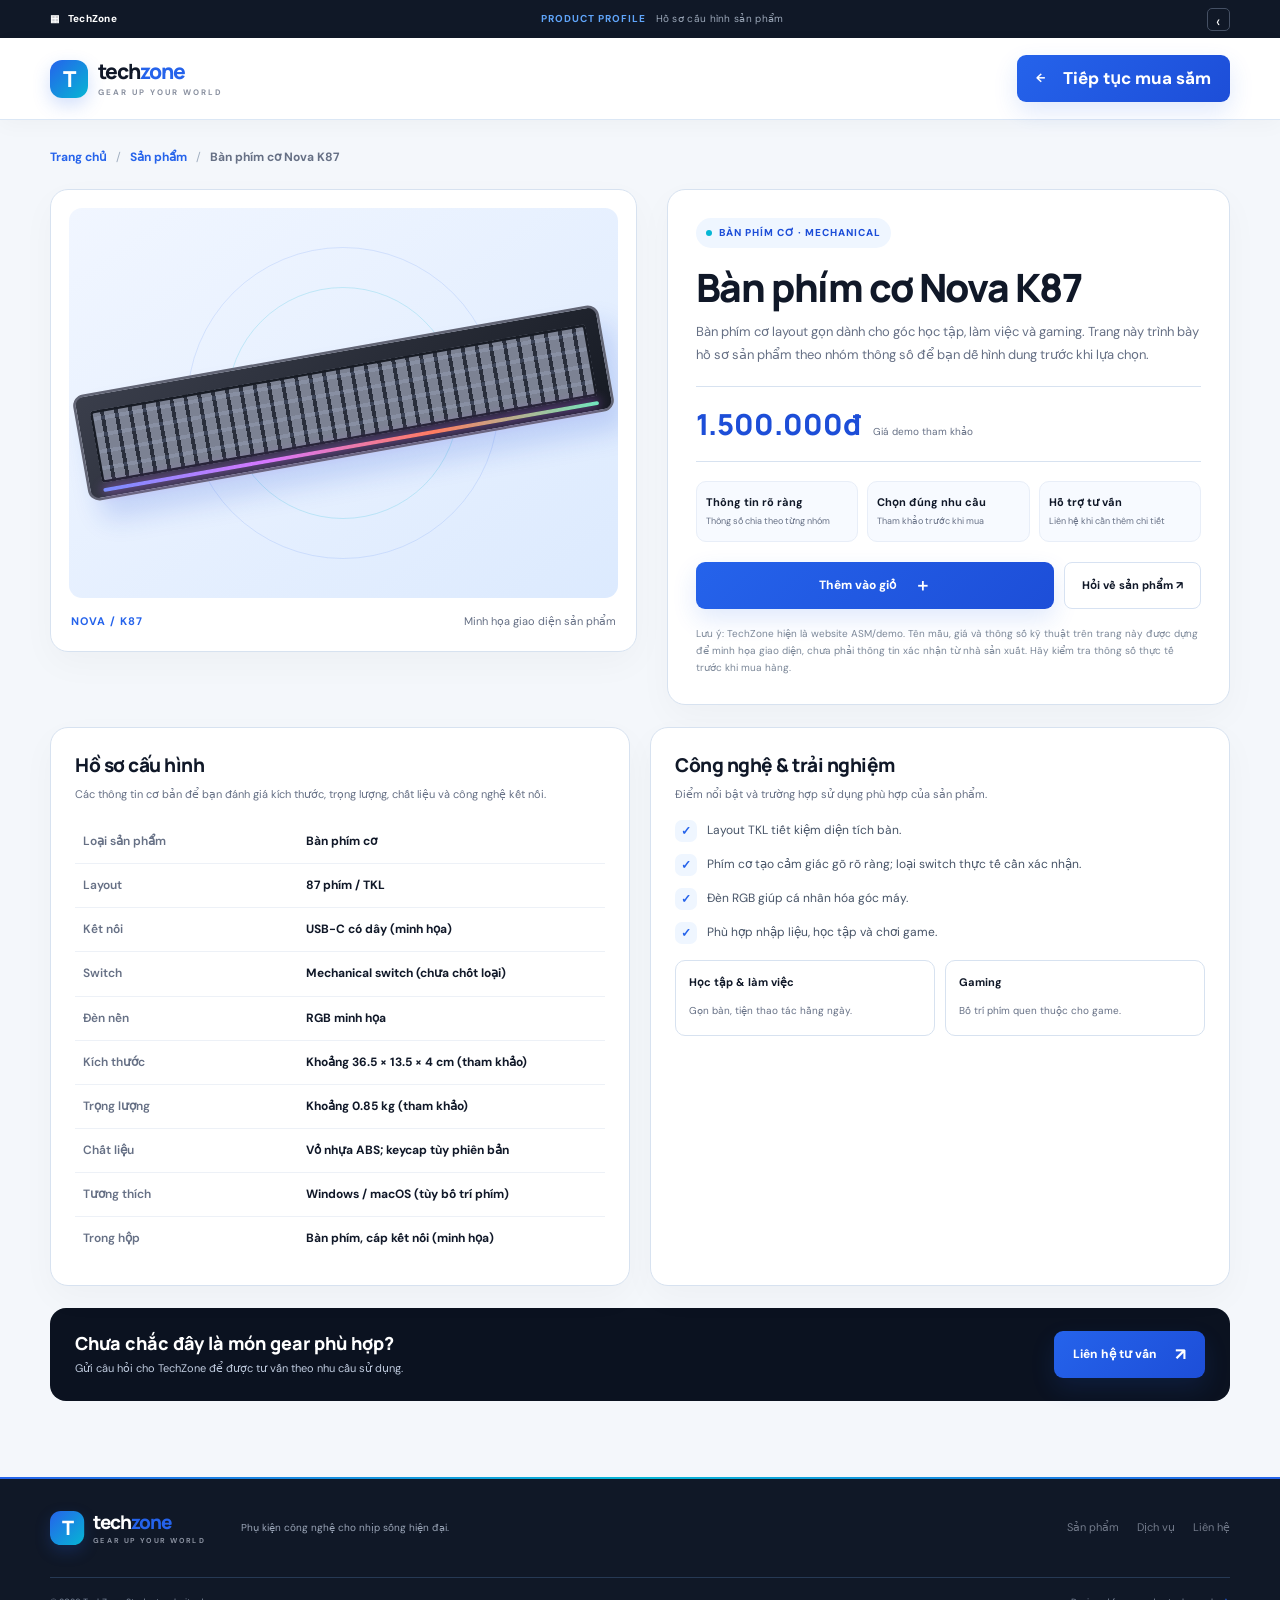
<file: product-detail.html>
<!doctype html>
<html lang="vi">
<head>
<meta charset="utf-8"><meta name="viewport" content="width=device-width, initial-scale=1">
<meta name="theme-color" content="#0b1220"><meta name="description" content="Hồ sơ cấu hình và thông tin sản phẩm TechZone.">
<title>Hồ sơ sản phẩm | TechZone</title>
<link rel="stylesheet" href="css/style.css"><link rel="stylesheet" href="css/labs.css"><link rel="stylesheet" href="css/product-detail.css">
</head>
<body>
<div class="lab-bar"><a href="index.html" class="lab-home">▦ <span>TechZone</span></a><p class="lab-label"><strong>PRODUCT PROFILE</strong>Hồ sơ cấu hình sản phẩm</p><nav class="lab-pager" aria-label="Điều hướng"><a href="index.html#products" aria-label="Quay lại danh sách">‹</a></nav></div>
<header class="site-header"><div class="container nav-wrap"><a class="brand" href="index.html" aria-label="TechZone trang chủ"><span class="brand-mark">T</span><span>tech<span class="brand-accent">zone</span><small>GEAR UP YOUR WORLD</small></span></a><a class="btn btn-primary" href="index.html#products">← <span>Tiếp tục mua sắm</span></a></div></header>
<main class="detail-main"><div class="container"><nav class="breadcrumbs" aria-label="Breadcrumb"><a href="index.html">Trang chủ</a><span>/</span><a href="index.html#products">Sản phẩm</a><span>/</span><strong id="crumbName">Hồ sơ sản phẩm</strong></nav>
<div class="detail-layout"><section class="detail-gallery" aria-label="Hình minh họa sản phẩm"><div class="detail-visual" id="detailVisual"></div><div class="detail-gallery-caption"><strong id="detailCode">TECHZONE / GEAR</strong><span>Minh họa giao diện sản phẩm</span></div></section>
<section class="detail-summary"><span class="detail-label" id="detailCategory">PRODUCT PROFILE</span><h1 id="detailName">Đang tải sản phẩm…</h1><p class="detail-subtitle" id="detailDescription"></p><div class="detail-price-row"><strong class="detail-price" id="detailPrice"></strong><span class="detail-price-note">Giá demo tham khảo</span></div><div class="detail-trust"><div><b>Thông tin rõ ràng</b><small>Thông số chia theo từng nhóm</small></div><div><b>Chọn đúng nhu cầu</b><small>Tham khảo trước khi mua</small></div><div><b>Hỗ trợ tư vấn</b><small>Liên hệ khi cần thêm chi tiết</small></div></div><div class="detail-actions"><button class="btn btn-primary" id="detailAdd">Thêm vào giỏ <span>＋</span></button><a class="btn-secondary" href="index.html#contact">Hỏi về sản phẩm ↗</a></div><p class="detail-disclaimer">Lưu ý: TechZone hiện là website ASM/demo. Tên mẫu, giá và thông số kỹ thuật trên trang này được dựng để minh họa giao diện, chưa phải thông tin xác nhận từ nhà sản xuất. Hãy kiểm tra thông số thực tế trước khi mua hàng.</p></section></div>
<div class="detail-below"><section class="spec-panel"><h2>Hồ sơ cấu hình</h2><p class="panel-intro">Các thông tin cơ bản để bạn đánh giá kích thước, trọng lượng, chất liệu và công nghệ kết nối.</p><table class="spec-table"><tbody id="specRows"></tbody></table></section><section class="detail-extra"><h2>Công nghệ & trải nghiệm</h2><p class="panel-intro">Điểm nổi bật và trường hợp sử dụng phù hợp của sản phẩm.</p><ul class="feature-list" id="featureList"></ul><div class="use-case-grid" id="useCases"></div></section></div>
<section class="detail-footer-cta"><div><h2>Chưa chắc đây là món gear phù hợp?</h2><p>Gửi câu hỏi cho TechZone để được tư vấn theo nhu cầu sử dụng.</p></div><a href="index.html#contact" class="btn btn-primary">Liên hệ tư vấn <span>↗</span></a></section>
</div></main>
<footer class="footer"><div class="container footer-main"><a class="brand footer-brand" href="index.html"><span class="brand-mark">T</span><span>tech<span class="brand-accent">zone</span><small>GEAR UP YOUR WORLD</small></span></a><p>Phụ kiện công nghệ cho nhịp sống hiện đại.</p><div class="footer-links"><a href="index.html#products">Sản phẩm</a><a href="index.html#services">Dịch vụ</a><a href="index.html#contact">Liên hệ</a></div></div><div class="container footer-bottom"><span>© 2026 TechZone. Student website demo.</span><span>Designed for everyday tech people. <b>✦</b></span></div></footer>
<div class="detail-toast" id="detailToast" role="status" aria-live="polite"></div><script src="js/product-detail.js"></script>
</body></html>
</file>
<file: css/style.css>
@import url('https://fonts.googleapis.com/css2?family=DM+Sans:wght@400;500;600;700&family=Manrope:wght@400;500;600;700;800&display=swap');
:root{--ink:#121a2b;--muted:#737b8b;--paper:#fff;--soft:#f5f6f8;--orange:#2563eb;--orange-dark:#1d4ed8;--line:#e8eaf0;--night:#101827;--green:#34d399;--radius:18px;--ease:all .25s cubic-bezier(.2,.7,.2,1)}*{box-sizing:border-box}html{scroll-behavior:smooth;scroll-padding-top:85px}body{margin:0;font-family:'DM Sans',sans-serif;color:var(--ink);background:#fff;line-height:1.6;-webkit-font-smoothing:antialiased}body.locked{overflow:hidden}button,input,select,textarea{font:inherit}button,a{-webkit-tap-highlight-color:transparent}a{color:inherit;text-decoration:none}button{cursor:pointer}img,svg{max-width:100%}.container{width:min(1180px,calc(100% - 48px));margin-inline:auto}.site-header{height:82px;position:sticky;top:0;z-index:50;background:rgba(255,255,255,.93);backdrop-filter:blur(18px);border-bottom:1px solid rgba(18,26,43,.07)}.nav-wrap{height:100%;display:flex;align-items:center;justify-content:space-between;gap:32px}.brand{display:inline-flex;align-items:center;gap:10px;font:800 21px/1 'Manrope',sans-serif;letter-spacing:-1px;white-space:nowrap}.brand-mark{display:grid;place-items:center;width:38px;height:38px;background:var(--orange);color:#fff;border-radius:12px;font-size:22px;box-shadow:0 7px 16px #2563eb38}.brand-accent{color:var(--orange)}.brand small{display:block;margin-top:6px;font:700 8px/1 'DM Sans',sans-serif;letter-spacing:2px;color:#8a91a0}.main-nav{display:flex;align-items:center;gap:30px;margin-left:auto}.main-nav a{font-size:13px;font-weight:600;color:#687182;transition:var(--ease);position:relative}.main-nav a:hover,.main-nav a.active{color:var(--ink)}.main-nav a.active:after{content:'';position:absolute;bottom:-31px;left:0;right:0;height:2px;background:var(--orange)}.cart-button{border:1px solid var(--line);background:#fff;border-radius:30px;padding:9px 12px;display:flex;align-items:center;gap:8px;font-size:12px;font-weight:700;transition:var(--ease)}.cart-button:hover{border-color:var(--orange);transform:translateY(-1px)}.cart-icon{font-size:22px;line-height:1;transform:rotate(180deg)}.cart-button b{display:grid;place-items:center;width:21px;height:21px;border-radius:50%;background:var(--orange);color:#fff;font-size:10px}.menu-btn{display:none;border:0;background:transparent;padding:8px}.menu-btn span{display:block;width:22px;height:2px;background:var(--ink);margin:5px;border-radius:3px;transition:var(--ease)}
.hero{background:var(--night);color:white;position:relative;overflow:hidden;padding:75px 0 0;isolation:isolate}.hero:before{content:'';position:absolute;inset:0;background-image:linear-gradient(#ffffff08 1px,transparent 1px),linear-gradient(90deg,#ffffff08 1px,transparent 1px);background-size:54px 54px;mask-image:linear-gradient(90deg,black,transparent 90%);z-index:-1}.hero-glow{position:absolute;border-radius:50%;filter:blur(1px);pointer-events:none;z-index:-1}.glow-one{width:500px;height:500px;right:3%;top:-25%;background:radial-gradient(circle,#2563eb27,transparent 68%)}.glow-two{width:400px;height:400px;left:-18%;bottom:-25%;background:radial-gradient(circle,#4d7fff20,transparent 70%)}.hero-layout{display:grid;grid-template-columns:1.03fr .97fr;align-items:center;gap:40px;min-height:480px}.hero-copy{padding:10px 0 45px;position:relative;z-index:2}.eyebrow{display:flex;align-items:center;gap:9px;font-size:10px;font-weight:800;letter-spacing:2px;color:#b8c1d3}.live-dot,.green-dot{display:inline-block;width:7px;height:7px;border-radius:50%;background:var(--green);box-shadow:0 0 0 5px #7ae0a11b}.hero h1{font:800 clamp(39px,4.5vw,62px)/1.13 'Manrope',sans-serif;letter-spacing:-2.7px;margin:26px 0 20px}.hero h1 span{color:var(--orange)}.hero-copy>p{max-width:475px;color:#a9b2c2;font-size:15px;line-height:1.9;margin:0}.hero-actions{display:flex;align-items:center;gap:26px;margin-top:30px}.btn{border:0;display:inline-flex;justify-content:center;align-items:center;gap:18px;padding:14px 19px;border-radius:9px;font-size:12px;font-weight:800;transition:var(--ease)}.btn span{font-size:17px;line-height:1}.btn-primary{background:var(--orange);color:white;box-shadow:0 10px 24px #2563eb24}.btn-primary:hover{background:var(--orange-dark);transform:translateY(-2px);box-shadow:0 13px 28px #2563eb37}.text-link{font-size:12px;font-weight:700;color:#dce2eb}.text-link span{margin-left:8px;color:var(--orange)}.hero-proof{display:flex;align-items:center;gap:13px;margin-top:43px}.avatar-stack{display:flex;padding-left:3px}.avatar-stack i{font-style:normal;width:29px;height:29px;margin-left:-4px;border:2px solid var(--night);border-radius:50%;display:grid;place-items:center;background:#29374b;color:var(--green);font-size:11px}.avatar-stack i:nth-child(2){background:#4a302a;color:#93c5fd}.avatar-stack i:nth-child(3){background:#32314f;color:#c5b8ff}.hero-proof strong,.hero-proof small{display:block}.hero-proof strong{font-size:11px}.hero-proof small{font-size:10px;color:#9da7b7;margin-top:3px}.hero-art{position:relative;min-height:460px;display:grid;place-items:center}.art-orbit{position:absolute;border:1px solid #ffffff12;border-radius:50%;transform:rotate(-22deg)}.orbit-a{width:420px;height:270px}.orbit-b{width:360px;height:400px;transform:rotate(48deg)}.hero-device{position:absolute;filter:drop-shadow(0 30px 28px #0007)}.keyboard-device{width:330px;height:160px;left:8%;top:30%;border-radius:16px;background:linear-gradient(140deg,#303849,#171d2a 70%);border:1px solid #707b8b;transform:rotate(-13deg) skewY(3deg);padding:16px 15px 18px}.keyboard-top{position:absolute;inset:7px 7px auto;height:4px;border-radius:5px;background:#697386}.key-grid{position:absolute;left:16px;right:16px;top:20px;bottom:23px;border-radius:5px;background:repeating-linear-gradient(90deg,transparent 0 21px,#171b25 21px 25px),repeating-linear-gradient(0deg,#667083 0 14px,#1c2330 14px 18px);box-shadow:inset 0 0 0 2px #131824}.rgb-line{position:absolute;bottom:7px;left:18px;right:18px;height:4px;background:linear-gradient(90deg,#6a7bff,#c26cff,#2563eb,#69e5c0);filter:blur(1px);border-radius:5px}.mouse-device{width:85px;height:130px;right:15%;top:43%;border-radius:45% 45% 40% 40%;background:linear-gradient(120deg,#4d5667,#171d28 60%);border:1px solid #788395;transform:rotate(19deg)}.mouse-device:before{content:'';position:absolute;top:5px;left:50%;width:1px;height:39px;background:#8a95a8}.mouse-wheel{position:absolute;top:23px;left:calc(50% - 3px);width:6px;height:12px;border-radius:4px;background:#38bdf8;box-shadow:0 0 10px #2563eb}.mouse-light{position:absolute;bottom:17px;left:24px;width:35px;height:3px;background:var(--orange);filter:blur(3px)}.headset-device{width:140px;height:160px;right:16%;top:7%;transform:rotate(15deg)}.headband{position:absolute;width:105px;height:105px;border:13px solid #3b4557;border-bottom-color:transparent;border-radius:60px 60px 0 0;left:17px;top:6px;filter:drop-shadow(3px 3px 0 #121722)}.earcup{position:absolute;width:36px;height:57px;background:linear-gradient(90deg,#4c5667,#222a38);border:2px solid #778397;border-radius:12px;top:77px;box-shadow:inset 0 0 0 4px #242c3a}.earcup.left{left:7px}.earcup.right{right:5px}.floating-chip{position:absolute;display:flex;align-items:center;gap:8px;border:1px solid #ffffff1d;background:#1b2535d9;backdrop-filter:blur(12px);padding:10px 13px;border-radius:8px;color:#d8dfeb;font-size:8px;font-weight:800;letter-spacing:1px;box-shadow:0 15px 35px #0002}.floating-chip span{color:var(--orange);font-size:14px}.chip-top{top:8%;left:2%}.chip-bottom{bottom:15%;right:0}.chip-bottom .green-dot{width:6px;height:6px;box-shadow:none}.art-label{position:absolute;right:3%;bottom:24%;text-align:right}.art-label small{display:block;color:#aab4c6;font-size:8px;letter-spacing:2px}.art-label strong{display:block;font:800 22px/1.2 'Manrope',sans-serif;letter-spacing:-.7px;margin-top:8px}.hero-bottom{display:flex;align-items:center;gap:17px;padding:22px 0;border-top:1px solid #ffffff17;color:#8e99aa;font-size:8px;font-weight:800;letter-spacing:1.5px}.hero-bottom div{height:3px;width:3px;background:var(--orange);border-radius:50%}.benefits{background:#fff;border-bottom:1px solid var(--line)}.benefit-grid{display:grid;grid-template-columns:repeat(4,1fr);padding:24px 0}.benefit-grid article{display:flex;align-items:center;gap:13px;padding:5px 18px;border-right:1px solid var(--line)}.benefit-grid article:first-child{padding-left:0}.benefit-grid article:last-child{border:0}.benefit-icon{width:37px;height:37px;border-radius:11px;background:#eff6ff;color:var(--orange);display:grid;place-items:center;font-size:19px;flex-shrink:0}.benefit-grid strong,.benefit-grid small{display:block}.benefit-grid strong{font-size:11px}.benefit-grid small{font-size:10px;color:var(--muted);margin-top:3px}
.section{padding:100px 0}.products-section{background:#f5f8fd}.section-heading{display:flex;align-items:flex-end;justify-content:space-between;gap:30px;margin-bottom:34px}.dark-eyebrow{color:#8b93a1}.section-heading h2,.about-copy h2,.services-section h2,.contact-copy h2{font:800 clamp(31px,3.5vw,43px)/1.2 'Manrope',sans-serif;letter-spacing:-1.8px;margin:14px 0 10px}.section-heading h2 span,.about-copy h2 span{color:var(--orange)}.section-heading p{font-size:13px;color:var(--muted);margin:0}.view-all{font-size:11px;font-weight:800;padding-bottom:5px;white-space:nowrap}.view-all span{color:var(--orange);margin-left:8px}.filter-row{display:flex;justify-content:space-between;gap:20px;align-items:center;margin-bottom:23px}.filter-tabs{display:flex;align-items:center;gap:6px;flex-wrap:wrap}.filter{border:1px solid transparent;background:transparent;padding:9px 12px;border-radius:8px;color:#777f8f;font-size:11px;font-weight:700;transition:var(--ease)}.filter:hover{color:var(--ink);background:#fff}.filter.active{background:var(--ink);color:white}.filter span{font-size:9px;color:#93c5fd;margin-left:4px}.search-box{height:38px;display:flex;align-items:center;gap:8px;background:#fff;border:1px solid #e8eaf0;border-radius:8px;padding:0 12px;min-width:190px}.search-box>span{font-size:21px;color:#9098a6}.search-box input{width:145px;min-width:0;border:0;outline:0;font-size:11px;background:transparent}.product-grid{display:grid;grid-template-columns:repeat(5,minmax(0,1fr));gap:16px}.product-card{background:#fff;border:1px solid #eceef2;border-radius:13px;overflow:hidden;transition:var(--ease);min-width:0}.product-card:hover{transform:translateY(-5px);box-shadow:0 18px 40px #19243a0e;border-color:#e1e3e9}.product-visual{height:195px;position:relative;display:grid;place-items:center;overflow:hidden;isolation:isolate}.product-visual-link{position:absolute;inset:0;z-index:1;border-radius:inherit}.product-visual>*:not(.product-visual-link){pointer-events:none}.product-visual .quick-view{pointer-events:auto;z-index:4;text-decoration:none}.product-visual .product-tag,.product-visual .visual-caption{z-index:2}.product-visual:before{content:'';position:absolute;inset:0;background-image:radial-gradient(#ffffff65 .8px,transparent .8px);background-size:14px 14px;opacity:.6;z-index:-1}.visual-keyboard{background:linear-gradient(145deg,#eaf1fc,#d7e5fa)}.visual-mouse{background:linear-gradient(145deg,#e5e9f2,#d5dce8)}.visual-headset{background:linear-gradient(145deg,#e9e5f1,#dcd5e9)}.visual-pad{background:linear-gradient(145deg,#e4eee9,#d1e2d9)}.visual-earbuds{background:linear-gradient(145deg,#eaf1fc,#d7e5fa)}.product-tag{position:absolute;top:12px;left:12px;background:#fff9;padding:5px 7px;border-radius:4px;font-size:7px;font-weight:800;letter-spacing:.7px;color:#4d5360}.tag-new{background:#172033;color:#fff}.quick-view{position:absolute;right:10px;top:10px;border:0;background:#fff;color:var(--ink);width:29px;height:29px;border-radius:50%;font-size:17px;display:grid;place-items:center;opacity:0;transform:translateY(5px);transition:var(--ease)}.product-card:hover .quick-view,.quick-view:focus-visible{opacity:1;transform:none}.visual-caption{position:absolute;bottom:9px;left:12px;font:800 8px 'Manrope',sans-serif;letter-spacing:1.4px;color:#7d7d85}.keyboard-illustration{width:76%;height:84px;border-radius:9px;background:linear-gradient(145deg,#3a3e4b,#171b24);border:2px solid #626575;transform:rotate(-11deg) skewX(-6deg);box-shadow:8px 16px 20px #1d4ed82e;position:relative;padding:12px 10px 11px}.kb-keys{height:100%;border-radius:3px;background:repeating-linear-gradient(90deg,#7c8293 0 8px,#292e3b 8px 11px),repeating-linear-gradient(0deg,transparent 0 10px,#171b25 10px 13px);background-blend-mode:screen;box-shadow:inset 0 0 0 2px #181c25}.kb-rgb{position:absolute;left:10px;right:10px;bottom:4px;height:3px;border-radius:4px;background:linear-gradient(90deg,#7b8dff,#d777ff,#ff7b61,#71e6bf);box-shadow:0 0 9px #c06dff}.mouse-illustration{position:relative;width:75px;height:116px;border-radius:48% 48% 43% 43%;background:linear-gradient(115deg,#f7f8fc 0%,#b6bdca 38%,#5e6676 78%,#343a47);transform:rotate(28deg);box-shadow:8px 15px 17px #37435b2e;border:1px solid #a7adba}.mouse-illustration:before{content:'';position:absolute;top:4px;left:50%;height:37px;width:1px;background:#717989}.mouse-illustration span{position:absolute;top:22px;left:calc(50% - 3px);width:6px;height:12px;background:#2563eb;border-radius:4px}.mouse-illustration i{position:absolute;bottom:14px;left:22px;width:30px;height:3px;border-radius:3px;background:#ff7848;box-shadow:0 0 9px #2563eb}.headset-illustration{position:relative;width:120px;height:125px;transform:rotate(-12deg)}.hs-band{position:absolute;left:17px;top:5px;width:88px;height:100px;border:13px solid #323344;border-bottom-color:transparent;border-radius:60px 60px 0 0;filter:drop-shadow(3px 4px 0 #aaa2bc)}.hs-cup{position:absolute;top:72px;width:33px;height:45px;border-radius:11px;background:linear-gradient(90deg,#6e6681,#242334);border:2px solid #817991;box-shadow:inset 0 0 0 4px #343143}.hs-cup.left{left:5px}.hs-cup.right{right:4px}.pad-illustration{position:relative;width:160px;height:105px;background:linear-gradient(140deg,#313f45,#151e25);border:2px solid #8b9c96;border-radius:12px;transform:rotate(-12deg);box-shadow:7px 12px 18px #35483e26;display:grid;place-items:center}.pad-stitch{position:absolute;inset:5px;border:1px dashed #91a89e;border-radius:8px}.pad-symbol{font:800 29px 'Manrope',sans-serif;color:#a4b7ad;letter-spacing:-4px}.pad-symbol span{color:var(--orange)}.earbud-case{width:116px;height:78px;position:relative;border-radius:24px;background:linear-gradient(140deg,#fff,#c6c1ba);border:1px solid #c8c1b8;box-shadow:8px 15px 18px #6c59412e;transform:rotate(-10deg)}.earbud-case:before{content:'';position:absolute;left:0;right:0;top:17px;border-top:1px solid #b1aaa2}.earbud{position:absolute;top:-18px;width:22px;height:47px;border-radius:14px 14px 9px 9px;background:linear-gradient(90deg,#fff,#c5c0ba);border:1px solid #c7c0b8}.e-left{left:27px;transform:rotate(-12deg)}.e-right{right:27px;transform:rotate(12deg)}.case-light{position:absolute;bottom:10px;left:calc(50% - 3px);width:6px;height:3px;border-radius:4px;background:#83bd9d}.product-info{padding:15px 14px 14px}.product-type{font-size:8px;font-weight:800;letter-spacing:1.1px;color:#939aa7}.product-info h3{font:800 13px/1.4 'Manrope',sans-serif;letter-spacing:-.2px;margin:7px 0 5px;min-height:36px}.product-title-link{color:inherit;text-decoration:none;transition:color .2s}.product-title-link:hover{color:#2563eb}.rating{font-size:10px;white-space:nowrap}.rating>span{color:#f5a623;letter-spacing:1px}.rating small{font-size:9px;color:#9a9fac}.product-bottom{display:flex;align-items:center;justify-content:space-between;gap:7px;margin-top:13px;padding-top:11px;border-top:1px solid #eff0f3}.product-bottom strong{font:800 13px 'Manrope',sans-serif;white-space:nowrap}.add-cart{width:31px;height:31px;flex-shrink:0;border:1px solid #e6e8ed;border-radius:8px;background:#fff;color:var(--ink);font-size:21px;line-height:1;transition:var(--ease)}.add-cart:hover{background:var(--orange);color:#fff;border-color:var(--orange);transform:rotate(90deg)}.empty-state{text-align:center;color:var(--muted);padding:40px}
.about-section{background:#fff}.about-layout{display:grid;grid-template-columns:.9fr 1.1fr;gap:100px;align-items:center}.about-visual{position:relative;min-height:400px;display:grid;place-items:center}.about-square{width:min(330px,100%);height:330px;background:var(--night);position:relative;display:grid;place-items:center;overflow:hidden;border-radius:8px;box-shadow:22px 22px 0 #eff6ff}.about-square:before{content:'';position:absolute;inset:0;background-image:linear-gradient(#ffffff0c 1px,transparent 1px),linear-gradient(90deg,#ffffff0c 1px,transparent 1px);background-size:28px 28px}.about-ring{position:absolute;width:255px;height:255px;border:1px solid #2563eb4c;border-radius:50%;box-shadow:0 0 0 25px #2563eb08,0 0 0 50px #2563eb06}.about-monogram{font:800 83px 'Manrope',sans-serif;letter-spacing:-8px;color:#fff;z-index:1}.about-monogram span{color:var(--orange)}.about-stamp{position:absolute;right:22px;bottom:20px;color:#aab5c7;font-size:8px;letter-spacing:2px;line-height:1.7}.about-note{position:absolute;bottom:4px;right:-5px;padding:17px 20px;background:#fff;box-shadow:0 12px 30px #17203312;border:1px solid var(--line);border-radius:9px}.about-note span{display:block;font-size:8px;color:var(--orange);font-weight:800;letter-spacing:1.5px}.about-note strong{display:block;font:800 15px/1.35 'Manrope',sans-serif;margin-top:7px}.about-copy>p{font-size:13px;line-height:2;color:var(--muted);margin:18px 0 26px}.stats-row{display:grid;grid-template-columns:repeat(3,1fr);padding:20px 0;border-block:1px solid var(--line);margin-bottom:26px}.stats-row>div{border-right:1px solid var(--line);padding-left:15px}.stats-row>div:first-child{padding-left:0}.stats-row>div:last-child{border:0}.stats-row strong{display:block;font:800 25px 'Manrope',sans-serif;letter-spacing:-1px}.stats-row strong span{color:var(--orange)}.stats-row small{display:block;font-size:9px;color:var(--muted);margin-top:4px}.btn-dark{background:var(--ink);color:#fff}.btn-dark:hover{background:#29364b;transform:translateY(-2px)}.services-section{background:var(--night);color:#fff}.services-section .section-heading{align-items:flex-end}.services-section h2{margin-bottom:0}.services-section h2 span{color:var(--orange)}.heading-side-note{max-width:310px;color:#9ca8ba;font-size:12px;line-height:1.9;margin:0 0 5px}.service-grid{display:grid;grid-template-columns:repeat(3,1fr);gap:16px;margin-top:42px}.service-card{position:relative;border:1px solid #ffffff17;background:#ffffff05;border-radius:12px;padding:28px 25px 24px;min-height:250px;transition:var(--ease);overflow:hidden}.service-card:hover{background:#ffffff0b;border-color:#2563eb66;transform:translateY(-4px)}.service-number{position:absolute;right:23px;top:22px;color:#647084;font:700 10px 'Manrope',sans-serif;letter-spacing:1px}.service-icon{width:42px;height:42px;display:grid;place-items:center;border-radius:11px;background:#2563eb18;color:var(--orange);font-size:25px}.service-card h3{font:800 16px 'Manrope',sans-serif;margin:23px 0 9px}.service-card p{font-size:11px;line-height:1.9;color:#a2adbe;min-height:62px;margin:0 0 20px}.service-card a{font-size:10px;font-weight:700;color:#e7ebf2}.service-card a span{color:var(--orange);margin-left:7px}
.contact-section{background:#f5f8fd}.contact-layout{display:grid;grid-template-columns:.8fr 1.2fr;gap:90px;align-items:start}.contact-copy{padding-top:25px}.contact-copy h2{font-size:clamp(34px,4vw,47px);margin:17px 0}.contact-copy h2 span{color:var(--orange)}.contact-copy>p{font-size:12px;color:var(--muted);line-height:2;max-width:350px}.contact-detail{display:flex;align-items:center;gap:13px;margin-top:25px}.contact-detail>span{display:grid;place-items:center;width:39px;height:39px;background:#eff6ff;border-radius:10px;color:var(--orange);font-size:20px}.contact-detail small,.contact-detail strong{display:block}.contact-detail small{font-size:8px;font-weight:800;letter-spacing:1.3px;color:#939aa7}.contact-detail strong{font-size:11px;margin-top:4px}.contact-form{background:#fff;border:1px solid var(--line);border-radius:14px;padding:30px 32px;box-shadow:0 16px 40px #17203306}.form-head{display:flex;align-items:center;justify-content:space-between;margin-bottom:24px}.form-head>div>span{font-size:8px;font-weight:800;letter-spacing:1.5px;color:var(--orange)}.form-head h3{font:800 23px 'Manrope',sans-serif;letter-spacing:-.7px;margin:5px 0 0}.form-step{font-size:9px;font-weight:800;color:#a2a9b5;letter-spacing:1px}.contact-form label{display:block;font-size:10px;font-weight:800;margin-bottom:7px}.contact-form input,.contact-form select,.contact-form textarea{display:block;width:100%;border:1px solid #e5e8ee;border-radius:7px;background:#fff;padding:12px 13px;font-size:11px;outline:0;margin-bottom:16px;transition:var(--ease);color:var(--ink)}.contact-form input:focus,.contact-form select:focus,.contact-form textarea:focus{border-color:var(--orange);box-shadow:0 0 0 3px #2563eb18}.contact-form textarea{resize:vertical;min-height:100px}.contact-form input::placeholder,.contact-form textarea::placeholder{color:#a6acb7}.form-two{display:grid;grid-template-columns:1fr 1fr;gap:14px}.submit-btn{width:100%;justify-content:space-between}.form-message{font-size:11px;margin:12px 0 0;color:#177245}.form-message.error{color:#b42318}.privacy-note{display:block;text-align:center;font-size:9px;color:#a0a6b1;margin-top:12px}.newsletter{background:#2563eb;color:#fff;padding:34px 0}.newsletter-inner{display:flex;align-items:center;justify-content:space-between;gap:25px}.newsletter-kicker{font-size:8px;font-weight:800;letter-spacing:2px;color:#ffe0d3}.newsletter h2{font:800 23px 'Manrope',sans-serif;letter-spacing:-.8px;margin:7px 0 0}.newsletter h2 span{color:#41261e}.newsletter-link{border:1px solid #ffffff7a;border-radius:8px;padding:12px 16px;font-size:11px;font-weight:800;white-space:nowrap;transition:var(--ease)}.newsletter-link:hover{background:#fff;color:var(--orange)}.newsletter-link span{margin-left:10px}.footer{background:#101827;color:#fff}.footer-main{display:flex;align-items:center;gap:28px;padding:30px 0}.footer-brand{transform:scale(.9);transform-origin:left center}.footer-main>p{font-size:10px;color:#9aa5b7;margin:0}.footer-links{margin-left:auto;display:flex;gap:23px}.footer-links a{font-size:10px;color:#b8c0ce;transition:var(--ease)}.footer-links a:hover{color:var(--orange)}.footer-bottom{border-top:1px solid #ffffff16;display:flex;justify-content:space-between;gap:20px;padding:17px 0;color:#818da0;font-size:9px}.footer-bottom b{color:var(--orange)}
.modal-backdrop{position:fixed;inset:0;z-index:100;background:#0b1220bd;backdrop-filter:blur(6px);display:grid;place-items:center;padding:20px;opacity:0;visibility:hidden;transition:var(--ease)}.modal-backdrop.open{opacity:1;visibility:visible}.product-modal{position:relative;display:grid;grid-template-columns:.9fr 1.1fr;max-width:720px;width:100%;background:#fff;border-radius:16px;overflow:hidden;transform:translateY(15px) scale(.98);transition:var(--ease);box-shadow:0 30px 100px #0004}.modal-backdrop.open .product-modal{transform:none}.modal-close,.drawer-close{position:absolute;right:14px;top:14px;border:0;border-radius:50%;width:32px;height:32px;background:#f0f1f4;color:var(--ink);font-size:23px;display:grid;place-items:center;z-index:2}.modal-visual{min-height:330px;background:#e8f0fb;display:grid;place-items:center;position:relative;overflow:hidden}.modal-visual:after{content:'TECHZONE / SELECTED GEAR';position:absolute;bottom:20px;left:20px;font-size:8px;letter-spacing:1.5px;font-weight:800;color:#6c707b}.modal-visual .keyboard-illustration{transform:scale(1.25) rotate(-11deg)}.modal-visual .mouse-illustration{transform:scale(1.3) rotate(28deg)}.modal-visual .headset-illustration{transform:scale(1.2) rotate(-12deg)}.modal-visual .pad-illustration{transform:scale(1.25) rotate(-12deg)}.modal-visual .earbud-case{transform:scale(1.2) rotate(-10deg)}.modal-content{padding:44px 34px 30px}.modal-content h2{font:800 25px/1.25 'Manrope',sans-serif;letter-spacing:-.8px;margin:9px 0}.modal-price{font:800 20px 'Manrope',sans-serif;color:var(--orange);margin:13px 0}.modal-content>p{font-size:12px;line-height:1.9;color:var(--muted)}.modal-specs{padding-left:17px;font-size:11px;line-height:2;color:#555e6e;margin:17px 0 22px}.modal-note{display:block;font-size:9px;color:#a2a8b3;margin-top:13px}.cart-drawer{position:fixed;right:0;top:0;bottom:0;width:min(420px,100%);z-index:121;background:#fff;padding:27px;display:flex;flex-direction:column;transform:translateX(102%);transition:transform .3s cubic-bezier(.2,.7,.2,1);box-shadow:-15px 0 55px #00000016}.cart-drawer.open{transform:translateX(0)}.drawer-head{display:flex;justify-content:space-between;align-items:center;padding-bottom:20px;border-bottom:1px solid var(--line)}.drawer-head h2{font:800 25px 'Manrope',sans-serif;margin:7px 0 0}.drawer-head h2 span{font:500 14px 'DM Sans',sans-serif;color:#9299a6}.drawer-close{position:static;flex-shrink:0}.cart-items{flex:1;overflow:auto;padding:17px 0}.cart-empty{text-align:center;padding:50px 0}.cart-empty>span{font-size:45px;color:#d4d8df}.cart-empty h3{font:800 17px 'Manrope',sans-serif;margin:14px 0 5px}.cart-empty p{font-size:11px;color:var(--muted);margin:0 0 20px}.cart-line{display:grid;grid-template-columns:58px 1fr auto;gap:12px;align-items:center;padding:13px 0;border-bottom:1px solid var(--line)}.cart-thumb{width:58px;height:58px;display:grid;place-items:center;background:#eaf1fc;border-radius:8px;color:var(--orange);font:800 18px 'Manrope',sans-serif}.cart-line h3{font:700 11px 'Manrope',sans-serif;margin:0 0 5px}.cart-line p{font-size:11px;font-weight:800;margin:0;color:var(--orange)}.qty-control{display:flex;align-items:center;gap:8px;margin-top:8px}.qty-control button{width:22px;height:22px;border:1px solid var(--line);border-radius:5px;background:#fff}.qty-control span{font-size:10px}.remove-item{border:0;background:transparent;color:#a0a7b2;font-size:18px}.cart-footer{border-top:1px solid var(--line);padding-top:20px}.cart-footer>div{display:flex;justify-content:space-between;align-items:center;margin-bottom:15px;font-size:12px;color:var(--muted)}.cart-footer>div strong{font:800 20px 'Manrope',sans-serif;color:var(--ink)}.cart-footer .btn{width:100%;justify-content:space-between}.cart-footer .btn:disabled{opacity:.4;cursor:not-allowed}.cart-footer>small{display:block;text-align:center;font-size:9px;color:#9aa1ae;margin-top:12px}.drawer-scrim{position:fixed;inset:0;background:#0b122080;z-index:120;opacity:0;visibility:hidden;transition:var(--ease)}.drawer-scrim.open{opacity:1;visibility:visible}.toast{position:fixed;bottom:24px;left:50%;transform:translate(-50%,20px);opacity:0;visibility:hidden;z-index:150;background:#172033;color:#fff;padding:12px 18px;border-radius:9px;font-size:11px;font-weight:700;box-shadow:0 12px 30px #0003;transition:var(--ease);max-width:calc(100% - 30px)}.toast.show{opacity:1;visibility:visible;transform:translate(-50%,0)}
:focus-visible{outline:3px solid #60a5fa;outline-offset:3px}::selection{background:#2563eb33}@media(max-width:1050px){.main-nav{gap:18px}.product-grid{grid-template-columns:repeat(3,minmax(0,1fr))}.product-visual{height:210px}.hero-layout{gap:15px}.hero-art{transform:scale(.9);transform-origin:center}.about-layout{gap:55px}.benefit-grid article{padding-inline:12px}}@media(max-width:760px){.container{width:min(100% - 36px,600px)}.site-header{height:70px}.nav-wrap{gap:12px}.brand{font-size:19px}.brand-mark{width:34px;height:34px}.menu-btn{display:block;order:3;margin-left:2px}.cart-button{margin-left:auto;padding:8px 9px}.cart-label{display:none}.main-nav{display:none;position:absolute;left:0;right:0;top:69px;margin:0;padding:12px 18px 18px;background:#fff;border-bottom:1px solid var(--line);box-shadow:0 18px 24px #17203312;align-items:stretch;gap:0}.main-nav.open{display:flex;flex-direction:column}.main-nav a{padding:12px 5px;border-bottom:1px solid #f1f2f5}.main-nav a:last-child{border:0}.main-nav a.active:after{display:none}.menu-btn[aria-expanded=true] span:nth-child(1){transform:translateY(7px) rotate(45deg)}.menu-btn[aria-expanded=true] span:nth-child(2){opacity:0}.menu-btn[aria-expanded=true] span:nth-child(3){transform:translateY(-7px) rotate(-45deg)}.hero{padding-top:55px}.hero-layout{grid-template-columns:1fr;gap:0}.hero-copy{padding:0 0 10px}.hero h1{font-size:clamp(39px,8vw,54px);letter-spacing:-2px}.hero-copy>p{font-size:13px}.hero-art{min-height:335px;transform:none;margin-top:-4px}.keyboard-device{width:285px;height:135px;left:10%;top:30%}.mouse-device{right:14%;top:41%;transform:scale(.8) rotate(19deg)}.headset-device{right:13%;top:2%;transform:scale(.82) rotate(15deg)}.orbit-a{width:330px;height:220px}.orbit-b{width:290px;height:310px}.chip-top{left:0;top:3%}.chip-bottom{right:0;bottom:6%}.art-label{right:2%;bottom:22%;transform:scale(.8);transform-origin:right}.hero-bottom{gap:9px;font-size:7px;letter-spacing:.7px}.benefit-grid{grid-template-columns:repeat(2,1fr);gap:15px 5px;padding:20px 0}.benefit-grid article{border:0;padding:4px 0}.benefit-grid article:nth-child(odd){padding-right:8px}.benefit-grid strong{font-size:10px}.benefit-grid small{font-size:9px}.section{padding:70px 0}.section-heading{align-items:flex-start;flex-direction:column;gap:17px}.section-heading h2,.about-copy h2,.services-section h2{font-size:34px}.section-heading p{font-size:12px}.view-all{padding-bottom:0}.filter-row{align-items:stretch;flex-direction:column}.filter-tabs{overflow-x:auto;flex-wrap:nowrap;padding-bottom:4px}.filter{white-space:nowrap}.search-box{width:100%}.search-box input{width:100%}.product-grid{grid-template-columns:repeat(2,minmax(0,1fr));gap:12px}.product-visual{height:155px}.product-info{padding:12px 10px}.product-info h3{font-size:11px;min-height:32px}.product-type{font-size:7px;letter-spacing:.7px}.rating small{font-size:8px}.product-bottom strong{font-size:11px}.add-cart{width:28px;height:28px}.quick-view{opacity:1;transform:none;width:26px;height:26px}.product-tag{font-size:6px;top:8px;left:8px}.keyboard-illustration{width:82%;height:65px}.mouse-illustration{transform:scale(.78) rotate(28deg)}.headset-illustration{transform:scale(.8) rotate(-12deg)}.pad-illustration{transform:scale(.8) rotate(-12deg)}.earbud-case{transform:scale(.8) rotate(-10deg)}.about-layout{grid-template-columns:1fr;gap:45px}.about-visual{min-height:350px}.about-square{width:290px;height:290px}.about-ring{width:220px;height:220px}.about-monogram{font-size:74px}.about-note{right:calc(50% - 175px);bottom:0}.about-copy>p{font-size:12px}.service-grid{grid-template-columns:1fr;gap:12px;margin-top:30px}.service-card{min-height:0;padding:22px}.service-card h3{margin-top:16px}.service-card p{min-height:0}.heading-side-note{font-size:11px}.contact-layout{grid-template-columns:1fr;gap:35px}.contact-copy{padding-top:0}.contact-copy h2{font-size:38px}.contact-copy>p{font-size:12px}.contact-detail{margin-top:18px}.contact-form{padding:23px 20px}.newsletter-inner{align-items:flex-start;flex-direction:column}.newsletter h2{font-size:21px}.newsletter-link{width:100%;justify-content:space-between}.footer-main{align-items:flex-start;flex-direction:column;gap:13px}.footer-links{margin:0;gap:18px}.footer-bottom{flex-direction:column;gap:7px}.product-modal{grid-template-columns:1fr;max-width:430px;max-height:90vh;overflow:auto}.modal-visual{min-height:190px}.modal-visual .keyboard-illustration{transform:scale(.85) rotate(-11deg)}.modal-visual .mouse-illustration{transform:scale(.8) rotate(28deg)}.modal-visual .headset-illustration{transform:scale(.8) rotate(-12deg)}.modal-visual .pad-illustration{transform:scale(.8) rotate(-12deg)}.modal-visual .earbud-case{transform:scale(.8) rotate(-10deg)}.modal-content{padding:24px 24px}.modal-content h2{font-size:22px}.modal-specs{margin:10px 0 15px}.modal-note{margin-top:9px}}@media(max-width:380px){.container{width:calc(100% - 28px)}.hero h1{font-size:36px}.hero-actions{gap:14px;align-items:flex-start;flex-direction:column}.hero-art{min-height:300px}.keyboard-device{left:2%;width:250px}.mouse-device{right:7%}.headset-device{right:6%}.hero-bottom{font-size:6px;gap:6px}.product-grid{gap:9px}.product-visual{height:135px}.product-bottom strong{font-size:10px}.form-two{grid-template-columns:1fr;gap:0}}@media(prefers-reduced-motion:reduce){html{scroll-behavior:auto}*,*::before,*::after{animation-duration:.01ms!important;animation-iteration-count:1!important;transition-duration:.01ms!important;scroll-behavior:auto!important}}

/* TechZone premium tech palette: navy + electric blue + cyan */
:root{--ink:#101828;--muted:#667085;--paper:#ffffff;--soft:#f4f7fb;--line:#e3eaf4;--night:#0b1220;--orange:#2563eb;--orange-dark:#1d4ed8;--green:#34d399}
.brand-mark{background:linear-gradient(135deg,#2563eb,#06b6d4);box-shadow:0 7px 18px #2563eb35}
.btn-primary{background:linear-gradient(135deg,#2563eb,#1d4ed8)}
.btn-primary:hover{background:linear-gradient(135deg,#1d4ed8,#1e40af)}
.hero:before{background-image:linear-gradient(#93c5fd0b 1px,transparent 1px),linear-gradient(90deg,#93c5fd0b 1px,transparent 1px)}
.glow-one{background:radial-gradient(circle,#2563eb35,transparent 68%)}
.glow-two{background:radial-gradient(circle,#06b6d425,transparent 70%)}
.benefit-icon{background:#eff6ff;color:#2563eb}
.product-visual{background:linear-gradient(145deg,#f5f8fd,#eaf1fc)}
.modal-visual{background:linear-gradient(145deg,#eef4ff,#dceafe)}
.cart-thumb{background:#eff6ff;color:#2563eb}
.chat-toggle{background:linear-gradient(135deg,#2563eb,#06b6d4);box-shadow:0 12px 32px #2563eb40}

/* ATK collection additions for ASM */
.atk-section{background:#eef3fa}.atk-section .section-heading h2 span{color:#168bdb}.atk-feature-banner{display:grid;grid-template-columns:1.15fr 1fr;overflow:hidden;background:#101827;border-radius:18px;margin:0 0 25px;color:#fff;min-height:230px}.atk-feature-banner img{width:100%;height:100%;min-height:230px;object-fit:cover}.atk-feature-banner>div{padding:30px;align-self:center}.atk-feature-banner>div>span{font-size:9px;letter-spacing:1.5px;color:#7dd3fc;font-weight:800}.atk-feature-banner h3{font:800 23px/1.25 'Manrope',sans-serif;margin:12px 0}.atk-feature-banner p{font-size:12px;line-height:1.8;color:#c6d0df;margin:0}.atk-product-grid{grid-template-columns:repeat(3,minmax(0,1fr));gap:18px}.atk-card-image{height:205px;display:block;position:relative;overflow:hidden;background:#101827}.atk-card-image img{width:100%;height:100%;object-fit:cover;transition:transform .5s}.atk-card-image:hover img{transform:scale(1.06)}.crop-keyboard img,.crop-keyboard2 img{object-position:25% 32%;transform:scale(1.25)}.crop-mouse img{object-position:60% 70%;transform:scale(1.35)}.crop-headset img{object-position:72% 20%;transform:scale(1.25)}.crop-iem img{object-position:22% 75%;transform:scale(1.35)}.crop-pad img{object-position:76% 78%;transform:scale(1.2)}.atk-card-image .product-tag{z-index:2}.atk-plus{width:31px;height:31px;border:1px solid #e6e8ed;border-radius:8px;display:grid;place-items:center;text-decoration:none;font-size:17px}.atk-plus:hover{background:#168bdb;color:white}.atk-section .product-card{box-shadow:0 5px 18px #17203308}.atk-section .product-info h3{min-height:32px}.product-detail-link{font-size:10px;color:#64748b;text-decoration:none}.product-detail-link span{color:#168bdb;margin-left:4px}@media(max-width:760px){.atk-feature-banner{grid-template-columns:1fr}.atk-feature-banner img{height:190px;min-height:190px}.atk-feature-banner>div{padding:22px}.atk-feature-banner h3{font-size:20px}.atk-product-grid{grid-template-columns:repeat(2,minmax(0,1fr));gap:12px}.atk-card-image{height:150px}}

/* ATK product search and category filters */
.atk-filter-row{margin-top:24px}.atk-search{min-width:min(300px,100%);height:44px;border-color:#dce4ef;box-shadow:0 5px 18px #17203308}.atk-search:focus-within{border-color:#168bdb;box-shadow:0 0 0 3px #168bdb18}.atk-search input{width:100%;font-size:12px}.atk-search input::placeholder{color:#98a2b3}.search-summary{font-size:11px;color:#64748b;margin:-10px 0 14px}.atk-empty{background:#fff;border:1px dashed #cbd5e1;border-radius:14px;padding:35px 18px;margin:15px 0}.atk-empty strong{color:#172033;font:800 16px 'Manrope',sans-serif}.atk-empty p{font-size:12px;margin:7px 0 17px;color:#737b8b}.product-card[hidden],#emptyState[hidden]{display:none!important}@media(max-width:760px){.atk-search{min-width:0}.atk-filter-row{margin-top:18px}.search-summary{margin-top:-4px}}
</file>
<file: css/labs.css>
/* TechZone ASM — bổ sung các thành phần lấy cảm hứng từ khung Lab 8.2 */
.lab-bar{height:38px;background:#101827;color:#d9e0eb;display:flex;align-items:center;justify-content:space-between;padding:0 max(24px,calc((100vw - 1180px)/2));font-size:10px;letter-spacing:.3px}.lab-home{font-weight:800;color:#fff}.lab-home span{margin-left:6px}.lab-label{display:flex;align-items:center;gap:10px;margin:0;color:#9ba7b8}.lab-label strong{color:#60a5fa;letter-spacing:1px}.lab-pager{display:flex;gap:6px}.lab-pager a{width:23px;height:23px;border:1px solid #455064;border-radius:5px;display:grid;place-items:center;color:#fff;font-size:16px}.feature-slider-section{background:#f6f7f9;padding:28px 0 0}.feature-slider{position:relative;min-height:210px;background:#fff;border:1px solid #e8eaf0;border-radius:18px;padding:30px 75px 52px 34px;box-shadow:0 15px 45px #10182708;overflow:hidden}.feature-slide{display:none;grid-template-columns:62px minmax(0,1fr) auto;align-items:center;gap:22px;min-height:110px;animation:slideIn .35s ease}.feature-slide.is-active{display:grid}.slide-icon{width:58px;height:58px;border-radius:16px;background:#eff6ff;color:#2563eb;display:grid;place-items:center;font-size:27px}.slide-kicker{font-size:9px;font-weight:800;letter-spacing:1.8px;color:#9aa1ad}.feature-slide h2{font:800 clamp(19px,2.5vw,27px)/1.25 'Manrope',sans-serif;letter-spacing:-.8px;margin:7px 0}.feature-slide h2 span{color:#2563eb}.feature-slide p{font-size:12px;color:#737b8b;margin:0;max-width:550px}.slide-link{font-size:11px;font-weight:800;white-space:nowrap;color:#2563eb}.slide-controls{position:absolute;right:26px;bottom:20px;display:flex;align-items:center;gap:12px}.slide-controls>button{border:1px solid #e8eaf0;background:white;border-radius:50%;width:28px;height:28px;color:#121a2b}.slide-dots{display:flex;gap:5px}.slide-dots button{width:6px;height:6px;border:0;border-radius:20px;background:#d7dbe2;padding:0}.slide-dots button.is-active{width:19px;background:#2563eb}.comparison-section{background:#fff}.table-wrap{overflow-x:auto;border:1px solid #e8eaf0;border-radius:14px}.gear-table{width:100%;border-collapse:collapse;min-width:700px;text-align:left}.gear-table th{background:#f6f7f9;font-size:10px;letter-spacing:.7px;text-transform:uppercase;color:#687182;padding:15px 18px}.gear-table td{padding:16px 18px;border-top:1px solid #edf0f4;font-size:12px;color:#626b7b}.gear-table td strong{color:#121a2b}.gear-table td a{color:#2563eb;font-weight:800}.gear-table tbody tr:hover{background:#f5f9ff}.table-note{font-size:10px;color:#8b93a1;margin-top:12px}.community-section{background:#f6f7f9}.community-layout{display:grid;grid-template-columns:.9fr 1.1fr;gap:70px;align-items:center}.community-copy h2,.map-layout h2{font:800 clamp(31px,3.5vw,43px)/1.2 'Manrope',sans-serif;letter-spacing:-1.8px;margin:14px 0}.community-copy h2 span,.map-layout h2 span{color:#2563eb}.community-copy>p,.map-layout p{font-size:13px;line-height:1.9;color:#737b8b}.community-list{padding:0;list-style:none;display:grid;gap:10px;margin:22px 0 26px;font-size:12px;font-weight:700}.community-list li::first-letter{color:#2563eb}.video-card{overflow:hidden;background:#fff;border:1px solid #e8eaf0;border-radius:18px;box-shadow:0 20px 50px #1018270c}.video-card-head{display:flex;align-items:center;gap:8px;padding:15px 18px;font-size:9px;letter-spacing:1.4px;font-weight:800;color:#7d8593}.video-live-dot{width:7px;height:7px;border-radius:50%;background:#2563eb}.video-duration{margin-left:auto;padding:5px 8px;background:#f5f6f8;border-radius:5px}.video-frame{aspect-ratio:16/9;background:#101827}.video-frame iframe,.map-frame iframe{width:100%;height:100%;border:0;display:block}.video-caption{padding:17px 19px}.video-caption strong,.video-caption span{display:block}.video-caption strong{font-size:13px}.video-caption span{font-size:10px;color:#8b93a1;margin-top:4px}.map-section{padding:75px 0;background:#fff}.map-layout{display:grid;grid-template-columns:.7fr 1.3fr;align-items:center;gap:55px}.map-layout h2{font-size:34px}.map-frame{height:290px;border:1px solid #e8eaf0;border-radius:16px;overflow:hidden;background:#f5f6f8}.map-link{display:inline-block;color:#2563eb;margin-top:8px}.chat-toggle{position:fixed;right:22px;bottom:22px;z-index:80;width:52px;height:52px;border:0;border-radius:50%;background:#2563eb;color:#fff;font-size:23px;font-weight:800;box-shadow:0 12px 32px #2563eb50;transition:transform .2s}.chat-toggle:hover{transform:translateY(-3px) scale(1.03)}.chat-panel{display:none;position:fixed;right:22px;bottom:85px;width:min(320px,calc(100vw - 32px));z-index:80;background:#fff;border:1px solid #e8eaf0;border-radius:16px;padding:18px;box-shadow:0 20px 70px #10182725}.chat-panel.open{display:block;animation:slideIn .2s ease}.chat-panel-head{display:flex;justify-content:space-between;align-items:center;border-bottom:1px solid #edf0f4;padding-bottom:12px}.chat-panel-head strong,.chat-panel-head small{display:block}.chat-panel-head strong{font-size:13px}.chat-panel-head small{font-size:10px;color:#7d8593}.chat-panel-head button{border:0;background:#f5f6f8;border-radius:50%;width:27px;height:27px;font-size:20px}.chat-panel>p{font-size:12px;color:#626b7b;margin:15px 0}.chat-quick-actions{display:grid;gap:8px}.chat-quick-actions a{font-size:12px;font-weight:700;border:1px solid #e8eaf0;border-radius:8px;padding:10px 12px;transition:all .2s}.chat-quick-actions a:hover{border-color:#2563eb;color:#2563eb}.chat-disclaimer{display:block;margin-top:13px;font-size:9px;color:#8b93a1;line-height:1.5}.form-message{font-size:11px;line-height:1.6}.form-message.error{color:#b42318}.footer{position:relative}.footer-main{gap:18px}.footer-links{display:flex;gap:18px;flex-wrap:wrap}.footer-links a{font-size:11px;color:#737b8b}.footer-links a:hover{color:#2563eb}@keyframes slideIn{from{opacity:0;transform:translateY(5px)}to{opacity:1;transform:translateY(0)}}
@media(max-width:900px){.feature-slide{grid-template-columns:52px minmax(0,1fr);gap:16px}.feature-slide .slide-link{grid-column:2}.feature-slider{padding-right:30px;padding-bottom:64px}.community-layout{gap:35px}.map-layout{gap:30px}}
@media(max-width:680px){.lab-bar{padding:0 14px}.lab-label{font-size:8px;gap:5px}.lab-home{font-size:9px}.feature-slider-section{padding-top:18px}.feature-slider{padding:22px 18px 62px}.feature-slide{grid-template-columns:42px minmax(0,1fr);gap:12px}.slide-icon{width:42px;height:42px;font-size:20px;border-radius:12px}.feature-slide h2{font-size:19px}.feature-slide p{font-size:11px}.slide-link{font-size:10px}.slide-controls{right:16px;bottom:15px}.comparison-section,.community-section{padding:65px 0}.community-layout,.map-layout{grid-template-columns:1fr;gap:28px}.map-section{padding:55px 0}.map-frame{height:230px}.community-copy h2,.map-layout h2{font-size:31px}.footer-links{justify-content:center}.chat-toggle{right:14px;bottom:14px;width:46px;height:46px}.chat-panel{right:14px;bottom:70px}}
@media(prefers-reduced-motion:reduce){.feature-slide.is-active,.chat-panel.open{animation:none}}

/* TechZone polish: replace pale/white separator lines with subtle technology-blue borders */
:root{--line:#d7e2f0}
.site-header{border-bottom:1px solid #dbe7f5;box-shadow:0 5px 20px #0b122008}
.benefits{border-bottom:1px solid #cbdaf0}
.benefit-grid article{border-right-color:#d4e0f0}
.search-box,.cart-button,.contact-form,.service-card,.video-card,.table-wrap,.map-frame{border-color:#d5e1f0}
.product-card{border-color:#dbe5f2}
.product-card:hover{border-color:#93c5fd}
.comparison-section,.community-section,.map-section{border-top:1px solid #e0eafa}
.footer{border-top:2px solid transparent;border-image:linear-gradient(90deg,#2563eb,#06b6d4,#2563eb) 1}
.footer-bottom{border-top:1px solid #263954}
.table-wrap{box-shadow:0 12px 32px #0b122008}
</file>
<file: css/product-detail.css>
/* Product detail page — TechZone */
.detail-main{background:var(--soft);min-height:75vh;padding:28px 0 76px}
.breadcrumbs{display:flex;flex-wrap:wrap;gap:9px;align-items:center;color:var(--muted);font-size:12px;margin:0 0 22px}
.breadcrumbs a{color:#2563eb;text-decoration:none;font-weight:700}.breadcrumbs span{color:#a0aec0}
.detail-layout{display:grid;grid-template-columns:minmax(0,1.02fr) minmax(0,.98fr);gap:30px;align-items:start}
.detail-gallery,.detail-summary,.spec-panel,.detail-extra{background:#fff;border:1px solid var(--line);border-radius:18px;box-shadow:0 12px 35px #10182808}
.detail-gallery{padding:18px;position:sticky;top:18px}.detail-visual{height:390px;border-radius:13px;position:relative;display:grid;place-items:center;overflow:hidden;background:linear-gradient(145deg,#f1f6ff,#dceafe)}
.detail-visual:before,.detail-visual:after{content:"";position:absolute;border:1px solid #2563eb20;border-radius:50%;width:310px;height:310px}.detail-visual:after{width:230px;height:230px;border-color:#06b6d430}
.detail-visual .keyboard-illustration{z-index:1;transform:scale(1.28) rotate(-10deg)}.detail-visual .mouse-illustration{z-index:1;transform:scale(1.5) rotate(28deg)}.detail-visual .headset-illustration{z-index:1;transform:scale(1.35) rotate(-10deg)}.detail-visual .pad-illustration{z-index:1;transform:scale(1.25) rotate(-12deg)}.detail-visual .earbud-case{z-index:1;transform:scale(1.35) rotate(-10deg)}
.detail-gallery-caption{display:flex;justify-content:space-between;gap:12px;padding:15px 2px 2px;color:var(--muted);font-size:11px}.detail-gallery-caption strong{color:#2563eb;letter-spacing:1px}
.detail-summary{padding:28px}.detail-label{display:inline-flex;align-items:center;gap:7px;background:#eff6ff;color:#1d4ed8;border-radius:99px;padding:7px 10px;font-size:10px;font-weight:800;letter-spacing:1px}.detail-label:before{content:"";width:6px;height:6px;background:#06b6d4;border-radius:50%}
.detail-summary h1{font:800 clamp(27px,3.2vw,39px)/1.15 'Manrope',sans-serif;letter-spacing:-1.4px;color:var(--ink);margin:17px 0 10px}.detail-summary .detail-subtitle{color:var(--muted);font-size:13px;line-height:1.8;margin:0 0 19px}.detail-price-row{display:flex;align-items:baseline;gap:12px;flex-wrap:wrap;padding:17px 0;border-top:1px solid var(--line);border-bottom:1px solid var(--line)}.detail-price{font:800 29px 'Manrope',sans-serif;color:#1d4ed8}.detail-price-note{font-size:10px;color:var(--muted)}
.detail-trust{display:grid;grid-template-columns:repeat(3,1fr);gap:9px;margin:19px 0}.detail-trust div{padding:12px 9px;background:#f7faff;border:1px solid #e8eef8;border-radius:10px}.detail-trust b{display:block;color:var(--ink);font-size:11px;margin-bottom:4px}.detail-trust small{display:block;color:var(--muted);font-size:9px;line-height:1.5}.detail-actions{display:flex;gap:10px;flex-wrap:wrap;margin-top:20px}.detail-actions .btn{flex:1;justify-content:center;min-width:145px}.btn-secondary{display:inline-flex;align-items:center;justify-content:center;gap:8px;padding:13px 17px;border:1px solid #d7e2f2;border-radius:8px;color:var(--ink);font-size:11px;font-weight:800;text-decoration:none;background:#fff}.detail-disclaimer{font-size:10px;line-height:1.7;color:#7b8798;margin:16px 0 0}
.detail-below{display:grid;grid-template-columns:1fr 1fr;gap:20px;margin-top:22px}.spec-panel,.detail-extra{padding:24px}.spec-panel h2,.detail-extra h2{font:800 19px 'Manrope',sans-serif;letter-spacing:-.5px;margin:0 0 7px}.panel-intro{font-size:11px;line-height:1.7;color:var(--muted);margin:0 0 16px}.spec-table{width:100%;border-collapse:collapse;font-size:12px}.spec-table tr{border-bottom:1px solid #edf1f7}.spec-table tr:last-child{border:0}.spec-table th,.spec-table td{text-align:left;padding:12px 8px;vertical-align:top;line-height:1.6}.spec-table th{width:42%;color:var(--muted);font-weight:600}.spec-table td{color:var(--ink);font-weight:700}.feature-list{list-style:none;padding:0;margin:15px 0 0;display:grid;gap:12px}.feature-list li{display:flex;gap:10px;font-size:12px;line-height:1.7;color:#475467}.feature-list li:before{content:"✓";flex:0 0 22px;height:22px;border-radius:7px;display:grid;place-items:center;background:#eff6ff;color:#2563eb;font-weight:900}.use-case-grid{display:grid;grid-template-columns:repeat(2,1fr);gap:10px;margin-top:16px}.use-case{border:1px solid var(--line);border-radius:10px;padding:13px}.use-case b{display:block;font-size:11px;margin-bottom:5px}.use-case small{color:var(--muted);font-size:10px;line-height:1.6}
.detail-footer-cta{display:flex;justify-content:space-between;align-items:center;gap:20px;margin-top:22px;padding:23px 25px;background:#0b1220;border-radius:16px;color:#fff}.detail-footer-cta h2{font:800 18px 'Manrope',sans-serif;margin:0 0 5px}.detail-footer-cta p{font-size:11px;color:#c1cde0;margin:0}.detail-footer-cta .btn{white-space:nowrap}
.product-detail-link{display:inline-flex;gap:7px;align-items:center;margin-top:7px;color:#2563eb;text-decoration:none;font-size:10px;font-weight:800}.product-detail-link span{transition:transform .2s}.product-detail-link:hover span{transform:translate(3px,-2px)}
.detail-toast{position:fixed;bottom:24px;left:50%;transform:translate(-50%,15px);opacity:0;visibility:hidden;z-index:200;background:#101828;color:white;padding:13px 18px;border-radius:10px;font-size:12px;box-shadow:0 12px 32px #10182830;transition:.25s}.detail-toast.show{opacity:1;visibility:visible;transform:translate(-50%,0)}
@media(max-width:800px){.detail-layout{grid-template-columns:1fr}.detail-gallery{position:static}.detail-visual{height:310px}.detail-below{grid-template-columns:1fr}.detail-summary{padding:23px}.detail-footer-cta{align-items:flex-start;flex-direction:column}.detail-footer-cta .btn{width:100%;justify-content:center}}
@media(max-width:480px){.detail-main{padding:18px 0 48px}.detail-visual{height:245px}.detail-gallery{padding:12px}.detail-summary{padding:20px}.detail-trust{grid-template-columns:1fr}.detail-trust div{display:flex;align-items:center;gap:12px}.detail-trust b{min-width:100px;margin:0}.detail-below{gap:13px}.spec-panel,.detail-extra{padding:18px}.detail-footer-cta{padding:20px}}

.detail-product-image{width:100%;height:100%;min-height:360px;object-fit:cover;border-radius:16px}.detail-source-link{display:inline-block;margin-top:12px;color:#168bdb;font-size:12px;font-weight:800;text-decoration:none}.detail-source-link:hover{text-decoration:underline}
</file>
